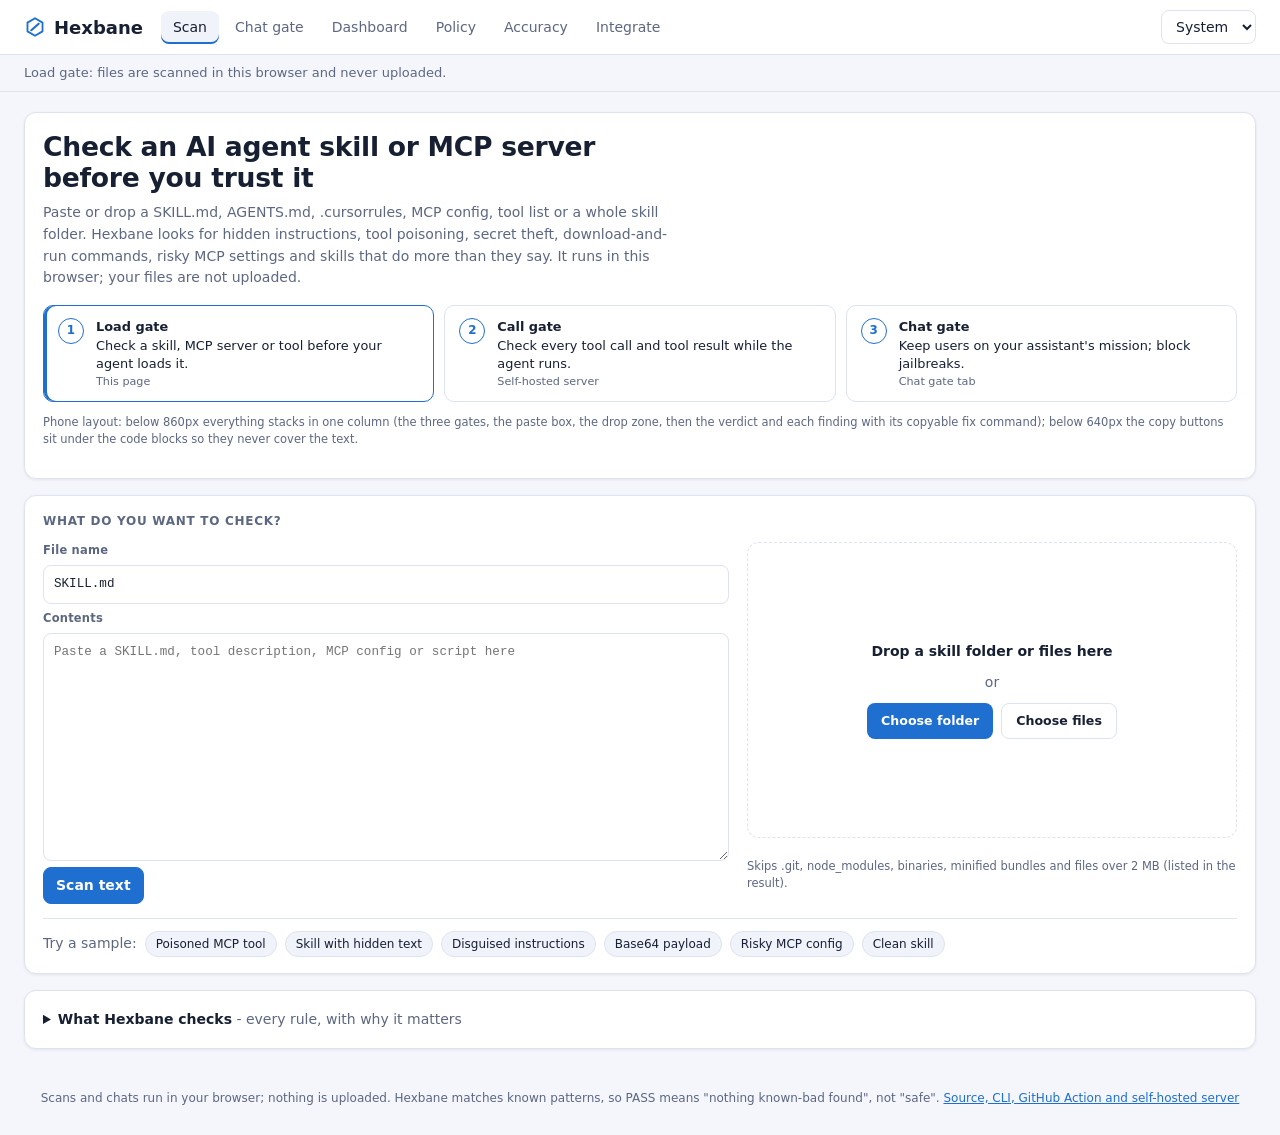
<file: web/index.html>
<!DOCTYPE html>
<html lang="en">
<head>
<meta charset="UTF-8">
<meta name="viewport" content="width=device-width, initial-scale=1, viewport-fit=cover">
<meta name="description" content="Hexbane checks AI agent skills, MCP servers and tool output for prompt injection, hidden text, leaked secrets and risky commands, and keeps business assistants on their mission.">
<meta name="theme-color" content="#0f1420">
<meta name="color-scheme" content="dark light">
<meta name="apple-mobile-web-app-capable" content="yes">
<meta name="apple-mobile-web-app-status-bar-style" content="black-translucent">
<meta name="apple-mobile-web-app-title" content="Hexbane">
<title>Hexbane: check AI agent skills and MCP servers before you trust them</title>
<script>
  // Apply the saved theme before first paint so the page never flashes the wrong colours.
  (function () {
    var saved = {};
    try {
      saved = JSON.parse(localStorage.getItem("scopeguard-settings-v1") || "{}");
    } catch (error) {
      saved = {};
    }
    var theme = saved.theme || "system";
    if (theme === "system") {
      theme = window.matchMedia("(prefers-color-scheme: light)").matches ? "light" : "dark";
    }
    document.documentElement.dataset.theme = theme;
  })();
</script>
<link rel="manifest" href="manifest.webmanifest">
<link rel="icon" href="icons/icon-192.png">
<link rel="apple-touch-icon" href="icons/apple-touch-icon.png">
<link rel="stylesheet" href="styles.css">
</head>
<body>
<header class="topbar">
  <h1 class="brand-title"><a class="brand" href="#/scan" aria-label="Hexbane home">
    <span class="brand-mark" aria-hidden="true"><svg viewBox="0 0 24 24" width="22" height="22"><path d="M12 2.5 20.2 7.25v9.5L12 21.5 3.8 16.75v-9.5Z" fill="none" stroke="currentColor" stroke-width="2" stroke-linejoin="round"/><path d="M8 15.5 16 8.5" fill="none" stroke="currentColor" stroke-width="2.4" stroke-linecap="round"/></svg></span>
    <span class="brand-name">Hexbane</span>
  </a></h1>
  <nav class="tabs" aria-label="Sections">
    <a href="#/scan" data-route="scan">Scan</a>
    <a href="#/try" data-route="try">Chat gate</a>
    <a href="#/dashboard" data-route="dashboard">Dashboard</a>
    <a href="#/policy" data-route="policy">Policy</a>
    <a href="#/accuracy" data-route="accuracy">Accuracy</a>
    <a href="#/integrate" data-route="integrate">Integrate</a>
  </nav>
  <div class="topbar-tools">
    <label class="select-label">
      <span class="visually-hidden">Assistant policy</span>
      <select id="policy-select" title="Which business assistant to guard"></select>
    </label>
    <label class="select-label">
      <span class="visually-hidden">Theme</span>
      <select id="theme-select" title="Theme">
        <option value="system">System</option>
        <option value="light">Light</option>
        <option value="dark">Dark</option>
      </select>
    </label>
  </div>
</header>
<p class="mission-bar" id="mission-bar"></p>
<main id="view" tabindex="-1"></main>
<div class="toast" id="toast" role="status" aria-live="polite" hidden></div>
<footer class="footer">
  Scans and chats run in your browser; nothing is uploaded. Hexbane matches known patterns, so PASS means "nothing known-bad found", not "safe".
  <a href="https://github.com/juw12/hexbane" rel="noopener">Source, CLI, GitHub Action and self-hosted server</a>
</footer>
<script src="engine.js"></script>
<script src="scan.js"></script>
<script src="scanview.js"></script>
<script src="store.js"></script>
<script src="app.js"></script>
</body>
</html>
</file>
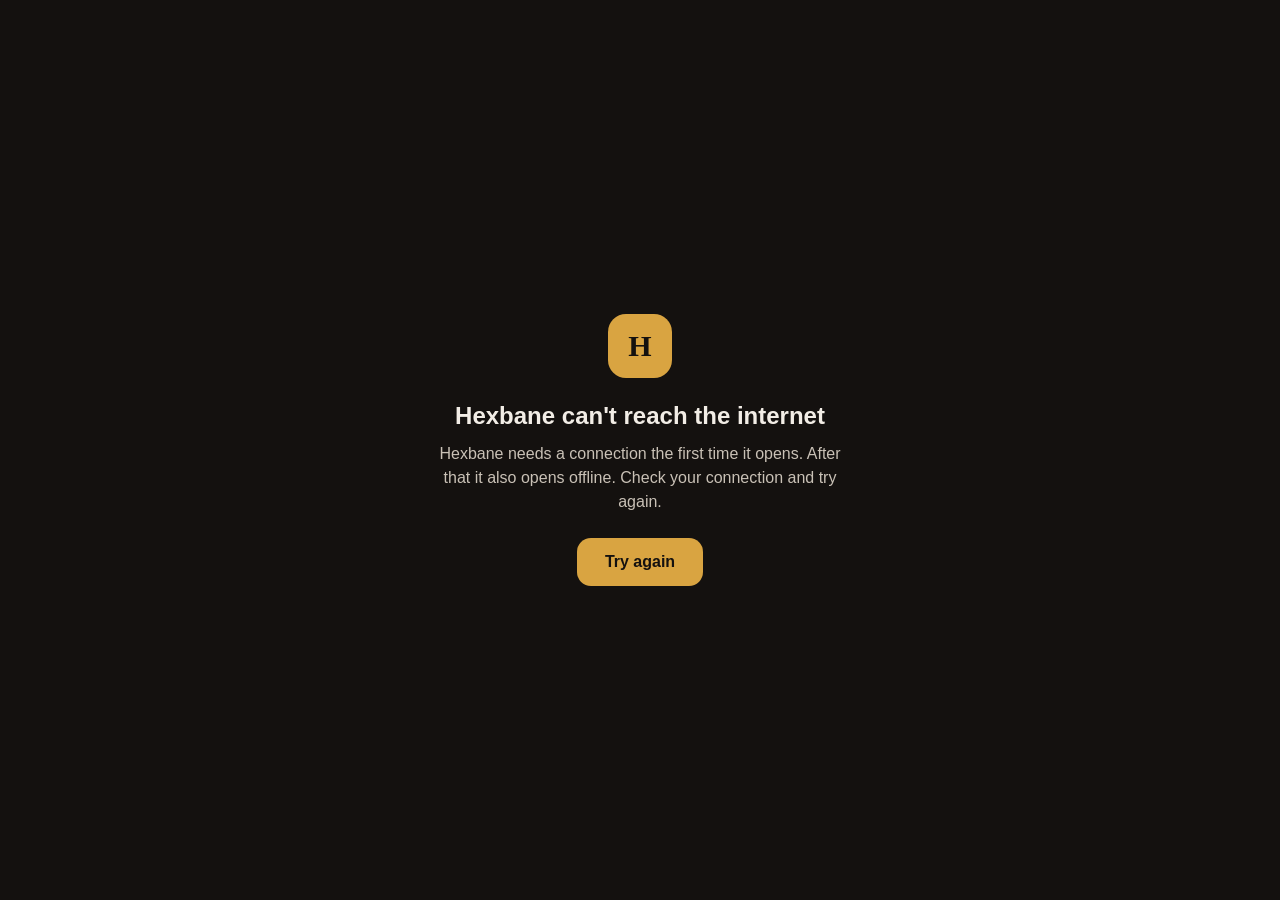
<file: desktop/offline.html>
<!doctype html>
<html lang="en">
<head>
  <meta charset="utf-8">
  <meta name="viewport" content="width=device-width, initial-scale=1, viewport-fit=cover">
  <title>Hexbane</title>
  <style>
    :root { color-scheme: light dark; }
    body { margin: 0; min-height: 100vh; display: grid; place-items: center; font: 16px/1.5 -apple-system, BlinkMacSystemFont, "Segoe UI", Roboto, sans-serif; background: #14110f; color: #f2ede6; }
    main { max-width: 420px; padding: 32px; text-align: center; }
    .mark { width: 64px; height: 64px; margin: 0 auto 20px; border-radius: 18px; background: #d9a441; color: #14110f; display: grid; place-items: center; font: 700 30px/1 Georgia, serif; }
    h1 { font-size: 24px; margin: 0 0 8px; }
    p { color: #c9c1b6; margin: 0 0 24px; }
    a { display: inline-block; padding: 12px 28px; border-radius: 14px; background: #d9a441; color: #14110f; font-weight: 700; text-decoration: none; }
  </style>
</head>
<body>
  <main>
    <div class="mark" aria-hidden="true">H</div>
    <h1>Hexbane can't reach the internet</h1>
    <p>Hexbane needs a connection the first time it opens. After that it also opens offline. Check your connection and try again.</p>
    <a href="https://juw12.github.io/hexbane/">Try again</a>
  </main>
</body>
</html>
</file>
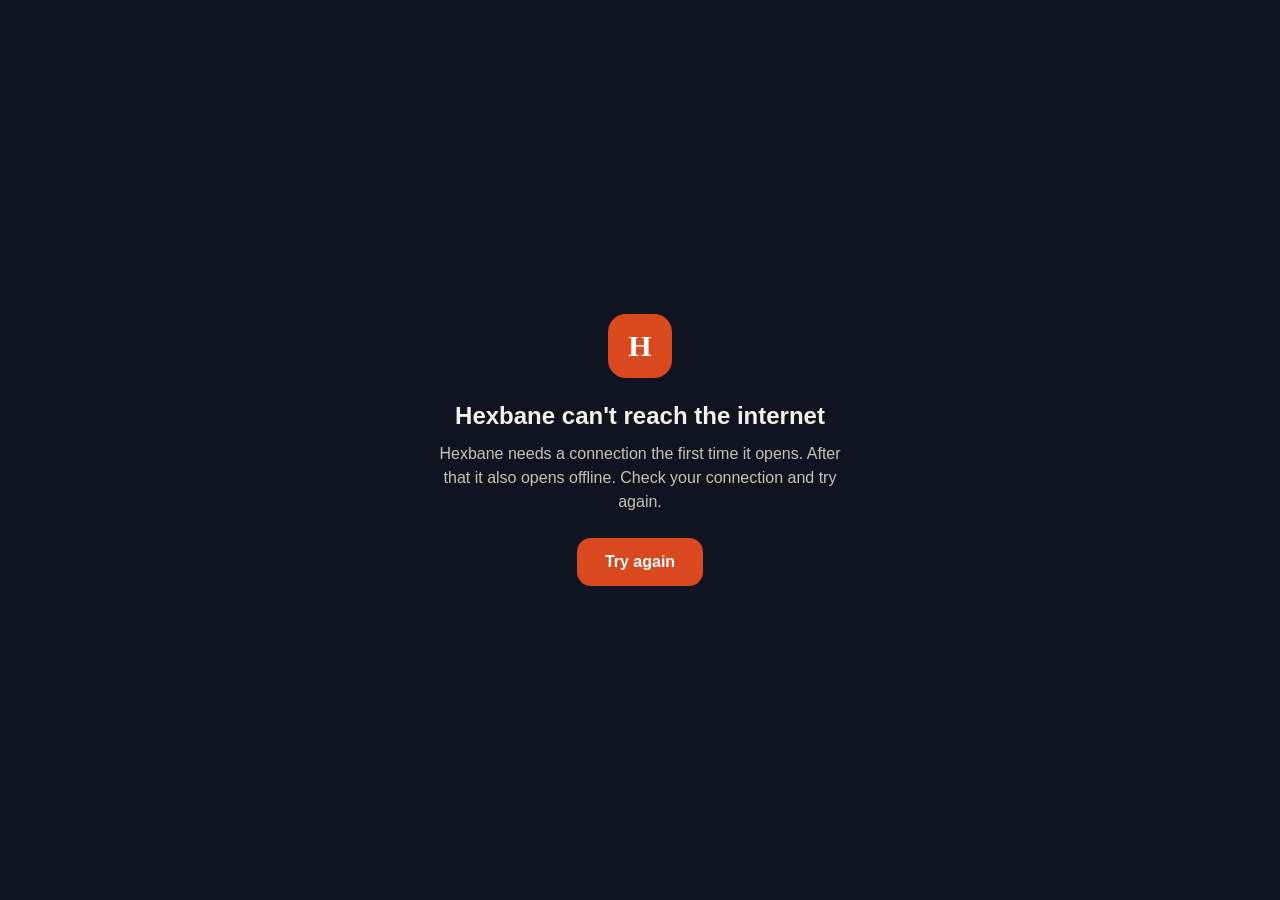
<file: android/assets/offline.html>
<!doctype html>
<html lang="en">
<head>
  <meta charset="utf-8">
  <meta name="viewport" content="width=device-width, initial-scale=1, viewport-fit=cover">
  <title>Hexbane</title>
  <style>
    :root { color-scheme: light dark; }
    body { margin: 0; min-height: 100vh; display: grid; place-items: center; font: 16px/1.5 -apple-system, BlinkMacSystemFont, "Segoe UI", Roboto, sans-serif; background: #0f1420; color: #f4f1ea; }
    main { max-width: 420px; padding: 32px; text-align: center; }
    .mark { width: 64px; height: 64px; margin: 0 auto 20px; border-radius: 18px; background: #d9481f; color: #ffffff; display: grid; place-items: center; font: 700 30px/1 Georgia, serif; }
    h1 { font-size: 24px; margin: 0 0 8px; }
    p { color: #c9c3b6; margin: 0 0 24px; }
    a { display: inline-block; padding: 12px 28px; border-radius: 14px; background: #d9481f; color: #ffffff; font-weight: 700; text-decoration: none; }
  </style>
</head>
<body>
  <main>
    <div class="mark" aria-hidden="true">H</div>
    <h1>Hexbane can't reach the internet</h1>
    <p>Hexbane needs a connection the first time it opens. After that it also opens offline. Check your connection and try again.</p>
    <a href="https://juw12.github.io/hexbane/">Try again</a>
  </main>
</body>
</html>
</file>
<file: web/styles.css>
:root,
:root[data-theme="dark"] {
  --bg: #0f1420;
  --panel: #171e2e;
  --panel-2: #1d2639;
  --line: #26304a;
  --text: #e6e9f2;
  --muted: #8b95b0;
  --input: #0c111b;
  --accent: #4aa3ff;
  --allow: #2fbf71;
  --adjacent: #4aa3ff;
  --redirect: #f0b43c;
  --throttle: #f07d3c;
  --block: #e5484d;
  --bubble-user: #24406b;
  --shadow: 0 1px 2px rgb(0 0 0 / 30%);
  color-scheme: dark;
}

:root[data-theme="light"] {
  --bg: #f4f6fb;
  --panel: #ffffff;
  --panel-2: #f0f3fa;
  --line: #dde3ef;
  --text: #172033;
  --muted: #5c6782;
  --input: #ffffff;
  --accent: #1f6fd1;
  --allow: #1f9d5a;
  --adjacent: #1f6fd1;
  --redirect: #c98a06;
  --throttle: #d4621a;
  --block: #d1343a;
  --bubble-user: #dce9fb;
  --shadow: 0 1px 3px rgb(20 30 60 / 8%);
  color-scheme: light;
}

* {
  box-sizing: border-box;
}

html,
body {
  margin: 0;
  background: var(--bg);
  color: var(--text);
  font: 14px/1.5 "Segoe UI", system-ui, -apple-system, sans-serif;
}

a {
  color: var(--accent);
}

.visually-hidden {
  position: absolute;
  width: 1px;
  height: 1px;
  overflow: hidden;
  clip: rect(0 0 0 0);
  white-space: nowrap;
}

/* ---------- top bar ---------- */

.topbar {
  position: sticky;
  top: 0;
  z-index: 10;
  display: flex;
  align-items: center;
  gap: 18px;
  padding: 10px 24px;
  background: var(--panel);
  border-bottom: 1px solid var(--line);
  flex-wrap: wrap;
}

.brand {
  display: flex;
  align-items: center;
  gap: 8px;
  color: var(--text);
  text-decoration: none;
  font-weight: 700;
  font-size: 18px;
}

.brand-mark {
  color: var(--accent);
}

.tabs {
  display: flex;
  gap: 4px;
  flex-wrap: wrap;
}

.tabs a {
  padding: 6px 12px;
  border-radius: 8px;
  color: var(--muted);
  text-decoration: none;
  font-weight: 500;
}

.tabs a:hover {
  color: var(--text);
  background: var(--panel-2);
}

.tabs a.active {
  color: var(--text);
  background: var(--panel-2);
  box-shadow: inset 0 -2px 0 var(--accent);
}

.topbar-tools {
  margin-left: auto;
  display: flex;
  gap: 8px;
}

select,
input,
textarea,
button {
  font: inherit;
  color: var(--text);
}

select,
input[type="text"],
input[type="number"],
textarea {
  background: var(--input);
  border: 1px solid var(--line);
  border-radius: 8px;
  padding: 7px 10px;
}

textarea {
  width: 100%;
  resize: vertical;
  min-height: 90px;
}

input:focus-visible,
select:focus-visible,
textarea:focus-visible,
button:focus-visible,
a:focus-visible {
  outline: 2px solid var(--accent);
  outline-offset: 1px;
}

button {
  background: var(--panel-2);
  border: 1px solid var(--line);
  border-radius: 8px;
  padding: 7px 12px;
  cursor: pointer;
}

button:hover {
  border-color: var(--accent);
}

button.primary {
  background: var(--accent);
  border-color: var(--accent);
  color: #fff;
  font-weight: 600;
}

button.danger:hover {
  border-color: var(--block);
  color: var(--block);
}

button.small {
  padding: 3px 8px;
  font-size: 12px;
}

.mission-bar {
  margin: 0;
  padding: 8px 24px;
  color: var(--muted);
  border-bottom: 1px solid var(--line);
  font-size: 13px;
}

/* ---------- layout ---------- */

main {
  padding: 20px 24px 40px;
  display: grid;
  gap: 16px;
  grid-template-columns: repeat(12, 1fr);
  max-width: 1440px;
  margin: 0 auto;
  outline: none;
}

.card {
  background: var(--panel);
  border: 1px solid var(--line);
  border-radius: 12px;
  padding: 16px 18px;
  box-shadow: var(--shadow);
  min-width: 0;
}

.card h2 {
  margin: 0 0 12px;
  font-size: 12px;
  text-transform: uppercase;
  letter-spacing: 0.06em;
  color: var(--muted);
}

.card h3 {
  margin: 14px 0 6px;
  font-size: 14px;
}

.span3 { grid-column: span 3; }
.span4 { grid-column: span 4; }
.span5 { grid-column: span 5; }
.span6 { grid-column: span 6; }
.span7 { grid-column: span 7; }
.span8 { grid-column: span 8; }
.span12 { grid-column: span 12; }

@media (max-width: 960px) {
  .span3, .span4, .span5, .span6, .span7, .span8 { grid-column: span 12; }
  .kpi { grid-column: span 6; }
  .topbar-tools { margin-left: 0; }
}

@media (max-width: 520px) {
  main { padding: 12px; }
  .kpi { grid-column: span 12; }
}

.muted {
  color: var(--muted);
}

.row {
  display: flex;
  gap: 8px;
  align-items: center;
  flex-wrap: wrap;
}

.stack {
  display: grid;
  gap: 10px;
}

.pill {
  display: inline-block;
  padding: 1px 9px;
  border-radius: 10px;
  font-size: 12px;
  font-weight: 700;
  letter-spacing: 0.02em;
  color: #0f1420;
  white-space: nowrap;
}

.pill.ALLOW { background: var(--allow); }
.pill.ADJACENT { background: var(--adjacent); }
.pill.REDIRECT { background: var(--redirect); }
.pill.THROTTLE { background: var(--throttle); }
.pill.BLOCK { background: var(--block); color: #fff; }

/* ---------- try it ---------- */

.chat-log {
  height: 440px;
  overflow-y: auto;
  display: flex;
  flex-direction: column;
  gap: 10px;
  padding: 12px;
  background: var(--panel-2);
  border-radius: 10px;
  border: 1px solid var(--line);
}

.chat-empty {
  margin: auto;
  text-align: center;
  color: var(--muted);
  max-width: 340px;
}

.bubble {
  max-width: 82%;
  padding: 8px 12px;
  border-radius: 12px;
  word-break: break-word;
}

.bubble.user {
  align-self: flex-end;
  background: var(--bubble-user);
  border-bottom-right-radius: 4px;
}

.bubble.bot {
  align-self: flex-start;
  background: var(--panel);
  border: 1px solid var(--line);
  border-bottom-left-radius: 4px;
}

.bubble .who {
  font-size: 11px;
  color: var(--muted);
  margin-bottom: 2px;
}

.bubble .meta {
  margin-top: 4px;
  font-size: 12px;
  color: var(--muted);
}

.bubble.selectable {
  cursor: pointer;
}

.bubble.selected {
  outline: 2px solid var(--accent);
}

.composer {
  display: flex;
  gap: 8px;
  margin-top: 10px;
}

.composer input {
  flex: 1;
  min-width: 0;
}

.chips {
  display: flex;
  flex-wrap: wrap;
  gap: 6px;
  margin-top: 10px;
}

.chip {
  border-radius: 14px;
  padding: 3px 10px;
  font-size: 12px;
}

.score-row {
  display: grid;
  grid-template-columns: 96px 1fr 48px;
  gap: 8px;
  align-items: center;
  margin: 6px 0;
}

.bar {
  height: 10px;
  border-radius: 5px;
  background: var(--line);
  overflow: hidden;
}

.bar > span {
  display: block;
  height: 100%;
}

.explain-empty {
  color: var(--muted);
}

dl.facts {
  display: grid;
  grid-template-columns: max-content 1fr;
  gap: 4px 12px;
  margin: 10px 0 0;
}

dl.facts dt {
  color: var(--muted);
}

dl.facts dd {
  margin: 0;
  word-break: break-word;
}

/* ---------- dashboard ---------- */

.kpi {
  grid-column: span 3;
}

.kpi .value {
  font-size: 28px;
  font-weight: 650;
}

.kpi .sub {
  color: var(--muted);
  font-size: 12px;
}

.bar-row {
  display: grid;
  grid-template-columns: 92px 1fr 40px;
  gap: 8px;
  align-items: center;
  margin: 7px 0;
}

table {
  width: 100%;
  border-collapse: collapse;
}

th,
td {
  text-align: left;
  padding: 6px 8px;
  border-bottom: 1px solid var(--line);
  vertical-align: top;
}

th {
  color: var(--muted);
  font-weight: 500;
  font-size: 12px;
}

td.msg {
  word-break: break-word;
}

.table-wrap {
  overflow-x: auto;
}

.cluster {
  padding: 7px 0;
  border-bottom: 1px solid var(--line);
}

.cluster:last-child {
  border-bottom: none;
}

.cluster .theme {
  font-weight: 600;
}

/* ---------- policy ---------- */

.template-grid {
  display: grid;
  grid-template-columns: repeat(auto-fill, minmax(220px, 1fr));
  gap: 10px;
}

.template {
  text-align: left;
  padding: 12px;
  border-radius: 10px;
  display: grid;
  gap: 4px;
}

.template.active {
  border-color: var(--accent);
  box-shadow: inset 0 0 0 1px var(--accent);
}

.template .name {
  font-weight: 600;
}

.template .desc {
  color: var(--muted);
  font-size: 12px;
}

.form-grid {
  display: grid;
  grid-template-columns: repeat(auto-fill, minmax(260px, 1fr));
  gap: 12px;
}

.field {
  display: grid;
  gap: 4px;
}

.field > span {
  font-size: 12px;
  color: var(--muted);
}

.field input,
.field textarea {
  width: 100%;
}

.examples-grid {
  display: grid;
  grid-template-columns: repeat(3, 1fr);
  gap: 12px;
}

@media (max-width: 960px) {
  .examples-grid { grid-template-columns: 1fr; }
}

.examples-grid textarea {
  min-height: 220px;
  font-size: 13px;
}

.learned-list {
  display: grid;
  gap: 4px;
}

.learned-item {
  display: flex;
  gap: 8px;
  align-items: center;
  justify-content: space-between;
  padding: 4px 0;
  border-bottom: 1px solid var(--line);
}

/* ---------- accuracy & integrate ---------- */

.metric-grid {
  display: grid;
  grid-template-columns: repeat(auto-fill, minmax(170px, 1fr));
  gap: 10px;
  margin: 10px 0;
}

.metric {
  background: var(--panel-2);
  border: 1px solid var(--line);
  border-radius: 10px;
  padding: 10px 12px;
}

.metric .value {
  font-size: 22px;
  font-weight: 650;
}

.ok { color: var(--allow); }
.bad { color: var(--block); }

pre {
  background: var(--input);
  border: 1px solid var(--line);
  border-radius: 10px;
  padding: 12px;
  overflow-x: auto;
  font-size: 12.5px;
  line-height: 1.45;
}

code {
  font-family: "Cascadia Code", Consolas, monospace;
}

.prose p,
.prose li {
  max-width: 820px;
}

/* ---------- toast & footer ---------- */

.toast {
  position: fixed;
  bottom: 18px;
  left: 50%;
  transform: translateX(-50%);
  background: var(--text);
  color: var(--bg);
  padding: 8px 16px;
  border-radius: 10px;
  font-weight: 500;
  z-index: 20;
}

.footer {
  text-align: center;
  color: var(--muted);
  font-size: 12px;
  padding: 0 24px 28px;
}

@media (prefers-reduced-motion: no-preference) {
  .bubble.fresh {
    animation: rise 0.18s ease-out;
  }

  @keyframes rise {
    from { opacity: 0; transform: translateY(4px); }
    to { opacity: 1; transform: none; }
  }
}

/* hone 2026-11-07: WCAG AA + phone fit, no visual redesign */
.brand-title { margin: 0; font-size: inherit; font-weight: inherit; line-height: inherit; }
/* Light theme: dark ink on the mid-blue and red pills is 3.7:1; white ink is 4.9:1. Other pills keep dark ink (>= 4.8:1). */
[data-theme="light"] .pill.ADJACENT,
[data-theme="light"] .pill.BLOCK { color: #ffffff; }
@media (max-width: 640px) {
  .brand { min-height: 44px; }
  .chip { min-height: 44px; }
  .footer a { display: inline-block; padding: 14px 0; }
}

/* ---------- Hexbane scan page (load gate) ---------- */
:root, :root[data-theme="dark"] { --sev-critical: #ff6b6b; --sev-high: #f59e4a; --sev-medium: #e8c252; --sev-low: #8b95b0; --pass: #3ccf86; }
:root[data-theme="light"] { --sev-critical: #c4262e; --sev-high: #b85a10; --sev-medium: #8a6400; --sev-low: #5c6782; --pass: #17834b; }
.brand-mark svg { display: block; color: var(--accent); }
.scan-hero { padding-bottom: 18px; }
.scan-title { font-size: clamp(1.35rem, 2.4vw, 1.9rem); line-height: 1.2; margin: 2px 0 8px; letter-spacing: -0.01em; max-width: 30ch; }
.lede { color: var(--muted); max-width: 72ch; margin: 0 0 16px; line-height: 1.55; }
.gates { display: grid; grid-template-columns: repeat(3, minmax(0, 1fr)); gap: 10px; }
.gate { display: flex; gap: 12px; align-items: flex-start; padding: 12px 14px; border: 1px solid var(--line); border-radius: 10px; color: var(--text); text-decoration: none; background: var(--input); }
a.gate:hover { border-color: var(--accent); }
.gate.current { border-color: var(--accent); box-shadow: inset 3px 0 0 var(--accent); }
.gate-num { flex: none; width: 26px; height: 26px; border-radius: 50%; display: grid; place-items: center; font-weight: 700; font-size: 0.85rem; border: 1.5px solid var(--accent); color: var(--accent); }
.gate-body { display: grid; gap: 2px; font-size: 0.92rem; line-height: 1.35; }
.gate-body small { font-size: 0.8rem; }
.scan-grid { display: grid; grid-template-columns: minmax(0, 1.4fr) minmax(0, 1fr); gap: 18px; align-items: stretch; }
.paste-col { display: grid; gap: 6px; align-content: start; }
.field-label { font-size: 0.82rem; color: var(--muted); font-weight: 600; letter-spacing: 0.02em; }
#scan-name, #scan-text { width: 100%; box-sizing: border-box; background: var(--input); color: var(--text); border: 1px solid var(--line); border-radius: 8px; padding: 9px 10px; font: 0.9rem/1.5 ui-monospace, SFMono-Regular, Menlo, Consolas, monospace; }
#scan-text { min-height: 210px; resize: vertical; }
#scan-name:focus-visible, #scan-text:focus-visible, .dropzone:focus-visible { outline: 2px solid var(--accent); outline-offset: 1px; }
.drop-col { display: grid; grid-template-rows: 1fr auto; gap: 8px; }
.dropzone { display: grid; place-content: center; justify-items: center; gap: 10px; text-align: center; min-height: 210px; border: 1.5px dashed var(--line); border-radius: 12px; padding: 20px; background: var(--input); cursor: pointer; }
.dropzone.over { border-color: var(--accent); background: color-mix(in srgb, var(--accent) 8%, var(--input)); }
.drop-actions { display: flex; gap: 8px; flex-wrap: wrap; justify-content: center; }
.button-like { display: inline-flex; align-items: center; min-height: 36px; padding: 0 14px; border-radius: 8px; font-weight: 600; font-size: 0.9rem; cursor: pointer; background: var(--accent); color: #fff; }
.button-like.secondary { background: transparent; color: var(--text); border: 1px solid var(--line); }
.small { font-size: 0.82rem; }
.samples { display: flex; gap: 8px; flex-wrap: wrap; align-items: center; margin-top: 14px; padding-top: 12px; border-top: 1px solid var(--line); }
.verdict { display: grid; grid-template-columns: auto 1fr auto; gap: 16px; align-items: center; padding: 16px 18px; border-radius: 12px; border: 1px solid var(--line); margin-bottom: 14px; }
.verdict-word { font: 800 1.35rem/1 ui-monospace, SFMono-Regular, Menlo, Consolas, monospace; letter-spacing: 0.06em; padding: 8px 12px; border-radius: 8px; border: 2px solid currentColor; }
.verdict-text { display: grid; gap: 2px; }
.verdict-text strong { font-size: 1.05rem; }
.verdict-text span { color: var(--muted); font-size: 0.9rem; }
.verdict-meta { display: grid; gap: 2px; text-align: right; font-size: 0.85rem; }
.verdict.FAIL { background: color-mix(in srgb, var(--sev-critical) 9%, var(--panel)); border-color: color-mix(in srgb, var(--sev-critical) 45%, var(--line)); }
.verdict.FAIL .verdict-word { color: var(--sev-critical); }
.verdict.REVIEW { background: color-mix(in srgb, var(--sev-medium) 10%, var(--panel)); border-color: color-mix(in srgb, var(--sev-medium) 45%, var(--line)); }
.verdict.REVIEW .verdict-word { color: var(--sev-medium); }
.verdict.PASS { background: color-mix(in srgb, var(--pass) 9%, var(--panel)); border-color: color-mix(in srgb, var(--pass) 45%, var(--line)); }
.verdict.PASS .verdict-word { color: var(--pass); }
.filters { display: flex; gap: 6px; flex-wrap: wrap; margin-bottom: 12px; }
.chip.on { border-color: var(--accent); color: var(--accent); }
.findings { list-style: none; margin: 0; padding: 0; display: grid; gap: 10px; }
.finding { border: 1px solid var(--line); border-left-width: 4px; border-radius: 10px; padding: 12px 14px; background: var(--panel); }
.finding.sev-critical { border-left-color: var(--sev-critical); }
.finding.sev-high { border-left-color: var(--sev-high); }
.finding.sev-medium { border-left-color: var(--sev-medium); }
.finding.sev-low { border-left-color: var(--sev-low); }
.finding-head { display: flex; flex-wrap: wrap; gap: 8px 10px; align-items: baseline; }
.finding-title { font-size: 0.98rem; }
.finding .where { margin-left: auto; color: var(--muted); font-size: 0.82rem; word-break: break-all; }
.rule-id { font-size: 0.8rem; color: var(--muted); }
.sev { display: inline-block; min-width: 64px; text-align: center; font: 700 0.72rem/1 ui-monospace, SFMono-Regular, Menlo, Consolas, monospace; text-transform: uppercase; letter-spacing: 0.06em; padding: 5px 7px; border-radius: 999px; border: 1.5px solid currentColor; }
.sev.critical { color: var(--sev-critical); } .sev.high { color: var(--sev-high); } .sev.medium { color: var(--sev-medium); } .sev.low { color: var(--sev-low); }
.evidence { margin: 10px 0 8px; padding: 8px 10px; white-space: pre-wrap; word-break: break-word; font-size: 0.84rem; max-height: 9em; overflow: auto; }
.hidden-text { display: grid; gap: 4px; margin: 0 0 8px; padding: 8px 10px; border-radius: 8px; border: 1px dashed var(--sev-critical); background: color-mix(in srgb, var(--sev-critical) 6%, transparent); }
.hidden-label { font-size: 0.75rem; font-weight: 700; text-transform: uppercase; letter-spacing: 0.06em; color: var(--sev-critical); }
.hidden-text code { white-space: pre-wrap; word-break: break-word; }
.why, .fix { margin: 4px 0; font-size: 0.9rem; line-height: 1.5; }
.why .k, .fix .k { font-weight: 700; color: var(--text); }
.why { color: var(--muted); }
.refs { margin: 6px 0 0; display: flex; gap: 12px; font-size: 0.8rem; }
.refs a { color: var(--accent); }
.files-summary { margin: 12px 0 0; font-size: 0.9rem; }
.files-summary ul { margin: 8px 0 0; padding-left: 18px; display: grid; gap: 4px; }
.sev-dot { display: inline-block; width: 8px; height: 8px; border-radius: 50%; margin-right: 6px; vertical-align: middle; background: var(--sev-low); }
.sev-dot.FAIL { background: var(--sev-critical); } .sev-dot.REVIEW { background: var(--sev-medium); }
.scan-report .row { margin-top: 14px; }
.rules-list summary { cursor: pointer; padding: 2px 0; }
.rules-list table { width: 100%; border-collapse: collapse; margin-top: 12px; font-size: 0.88rem; }
.rules-list th, .rules-list td { text-align: left; vertical-align: top; padding: 8px 10px; border-top: 1px solid var(--line); }
.rules-list td:first-child, .rules-list td:nth-child(2) { white-space: nowrap; }
@media (max-width: 860px) {
  .gates { grid-template-columns: 1fr; }
  .scan-grid { grid-template-columns: 1fr; }
  .dropzone { min-height: 140px; }
  .verdict { grid-template-columns: 1fr; text-align: left; }
  .verdict-meta { text-align: left; }
  .finding .where { margin-left: 0; width: 100%; }
}

/* The results host is only a wrapper: let its card join the page grid at full width. */
.scan-results { display: contents; }

/* Phones: the wrapped header was ~200px tall and sticky, covering a quarter of the screen.
   Keep it in the page flow and let the tabs scroll sideways on one line. */
@media (max-width: 640px) {
  .topbar { position: static; gap: 10px; padding: 8px 16px; }
  .topbar .tabs { flex-wrap: nowrap; overflow-x: auto; width: 100%; scrollbar-width: none; }
  .topbar .tabs a { flex: 0 0 auto; }
}

/* copy-paste fixes */
.copy-block { position: relative; margin: .4rem 0 .2rem; }
.copy-block pre { margin: 0; padding: .6rem 5.5rem .6rem .7rem; background: var(--code-bg, rgba(127,127,127,.12)); border-radius: 8px; overflow-x: auto; white-space: pre; font-size: .82rem; }
.copy-block .copy-btn { position: absolute; top: .4rem; right: .4rem; }
.finding details.suppress { margin-top: .3rem; font-size: .85rem; }
.finding details.suppress summary { cursor: pointer; color: var(--muted, #6b7280); }
@media (max-width: 640px) {
  .copy-block pre { padding-right: .7rem; padding-bottom: 2.6rem; }
  .copy-block .copy-btn { top: auto; bottom: .4rem; }
}

/* Phones: show every section at once (3 x 2 grid) instead of a sideways-scrolling strip that looks cut off. */
@media (max-width: 640px) {
  .topbar .tabs {
    display: grid;
    grid-template-columns: repeat(3, minmax(0, 1fr));
    gap: 4px;
    overflow-x: visible;
    width: 100%;
  }
  .topbar .tabs a {
    text-align: center;
    padding: 8px 4px;
    white-space: nowrap;
    overflow: hidden;
    text-overflow: ellipsis;
  }
}
</file>
